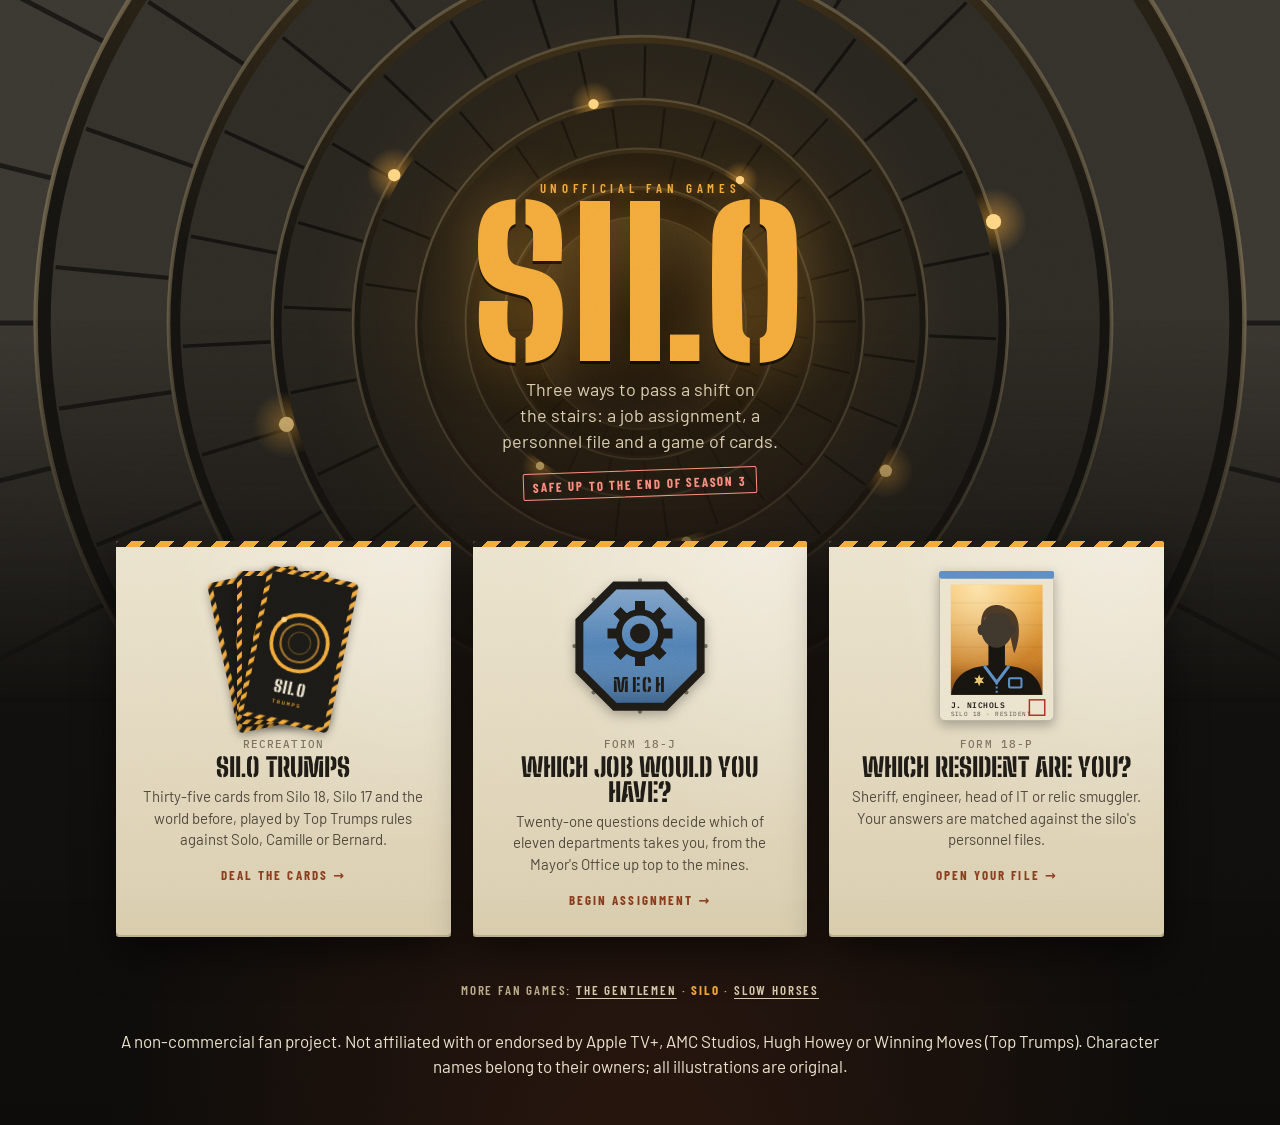
<file: site/index.html>
<!doctype html>
<html lang="en-GB">
<head>
  <meta charset="utf-8">
  <meta name="viewport" content="width=device-width, initial-scale=1, viewport-fit=cover">
  <meta name="theme-color" content="#14130f">
  <meta name="description" content="Unofficial fan games for Silo: a job assignment quiz, a character quiz and a Top Trumps style card game.">
  <title>Silo: Fan Games</title>
  <meta property="og:type" content="website">
  <meta property="og:title" content="Silo: Fan Games">
  <meta property="og:description" content="Unofficial fan games for Silo: a job assignment quiz, a character quiz and a Top Trumps style card game.">
  <meta property="og:url" content="https://radiosilence.github.io/silo/">
  <meta property="og:image" content="https://radiosilence.github.io/silo/og.jpg">
  <meta property="og:image:width" content="1200">
  <meta property="og:image:height" content="630">
  <meta name="twitter:card" content="summary_large_image">
  <link rel="icon" href="data:image/svg+xml,%3Csvg xmlns='http://www.w3.org/2000/svg' viewBox='0 0 64 64'%3E%3Crect width='64' height='64' rx='12' fill='%2314130f'/%3E%3Cg fill='none' stroke='%23f2a93b'%3E%3Ccircle cx='32' cy='32' r='23' stroke-width='5'/%3E%3Ccircle cx='32' cy='32' r='14.5' stroke-width='3.5' stroke-opacity='.6'/%3E%3Ccircle cx='32' cy='32' r='8' stroke-width='2.5' stroke-opacity='.3'/%3E%3C/g%3E%3Ccircle cx='15.7' cy='15.7' r='3.5' fill='%23ffd583'/%3E%3C/svg%3E">
  <link rel="apple-touch-icon" href="apple-touch-icon.png">
  <link rel="preconnect" href="https://fonts.googleapis.com">
  <link rel="preconnect" href="https://fonts.gstatic.com" crossorigin>
  <link href="https://fonts.googleapis.com/css2?family=Big+Shoulders+Stencil:wght@700;900&family=Barlow+Condensed:wght@500;600;700&family=Barlow:ital,wght@0,400;0,500;0,600;1,400&family=IBM+Plex+Mono:wght@400;500;600&display=swap" rel="stylesheet">
  <link rel="stylesheet" href="shared/theme.css">
  <link rel="stylesheet" href="hub.css">
</head>
<body>
  <div class="stairs hub-art" id="hub-art" aria-hidden="true"></div>
  <main class="hub">
    <header class="hub-head">
      <p class="kicker">Unofficial fan games</p>
      <h1>Silo</h1>
      <p class="tagline">Three ways to pass a shift on the stairs: a job assignment, a personnel file and a game of cards.</p>
      <p class="cutoff">Safe up to the end of season 3</p>
    </header>

    <nav class="tiles" aria-label="Games">
      <a class="tile" href="trumps/" style="--i:0">
        <div class="tile-art" data-art="trumps"></div>
        <div class="tile-text">
          <p class="tile-form">Recreation</p>
          <h2>Silo Trumps</h2>
          <p>Thirty-five cards from Silo 18, Silo 17 and the world before, played by Top Trumps rules against Solo, Camille or Bernard.</p>
          <span class="tile-go">Deal the cards</span>
        </div>
      </a>
      <a class="tile" href="role/" style="--i:1">
        <div class="tile-art" data-art="role"></div>
        <div class="tile-text">
          <p class="tile-form">Form 18-J</p>
          <h2>Which job would you have?</h2>
          <p>Twenty-one questions decide which of eleven departments takes you, from the Mayor's Office up top to the mines.</p>
          <span class="tile-go">Begin assignment</span>
        </div>
      </a>
      <a class="tile" href="character/" style="--i:2">
        <div class="tile-art" data-art="character"></div>
        <div class="tile-text">
          <p class="tile-form">Form 18-P</p>
          <h2>Which resident are you?</h2>
          <p>Sheriff, engineer, head of IT or relic smuggler. Your answers are matched against the silo's personnel files.</p>
          <span class="tile-go">Open your file</span>
        </div>
      </a>
    </nav>

    <footer class="hub-foot">
      <p class="siblings">More fan games: <a href="https://radiosilence.github.io/gentlemen/">The Gentlemen</a> · <b aria-current="page">Silo</b> · <a href="https://radiosilence.github.io/slowhorses/">Slow Horses</a></p>
      <p class="disclaimer">A non-commercial fan project. Not affiliated with or endorsed by Apple TV+, AMC Studios, Hugh Howey or Winning Moves (Top Trumps). Character names belong to their owners; all illustrations are original.</p>
    </footer>
  </main>
  <script type="module" src="hub.js"></script>
</body>
</html>
</file>
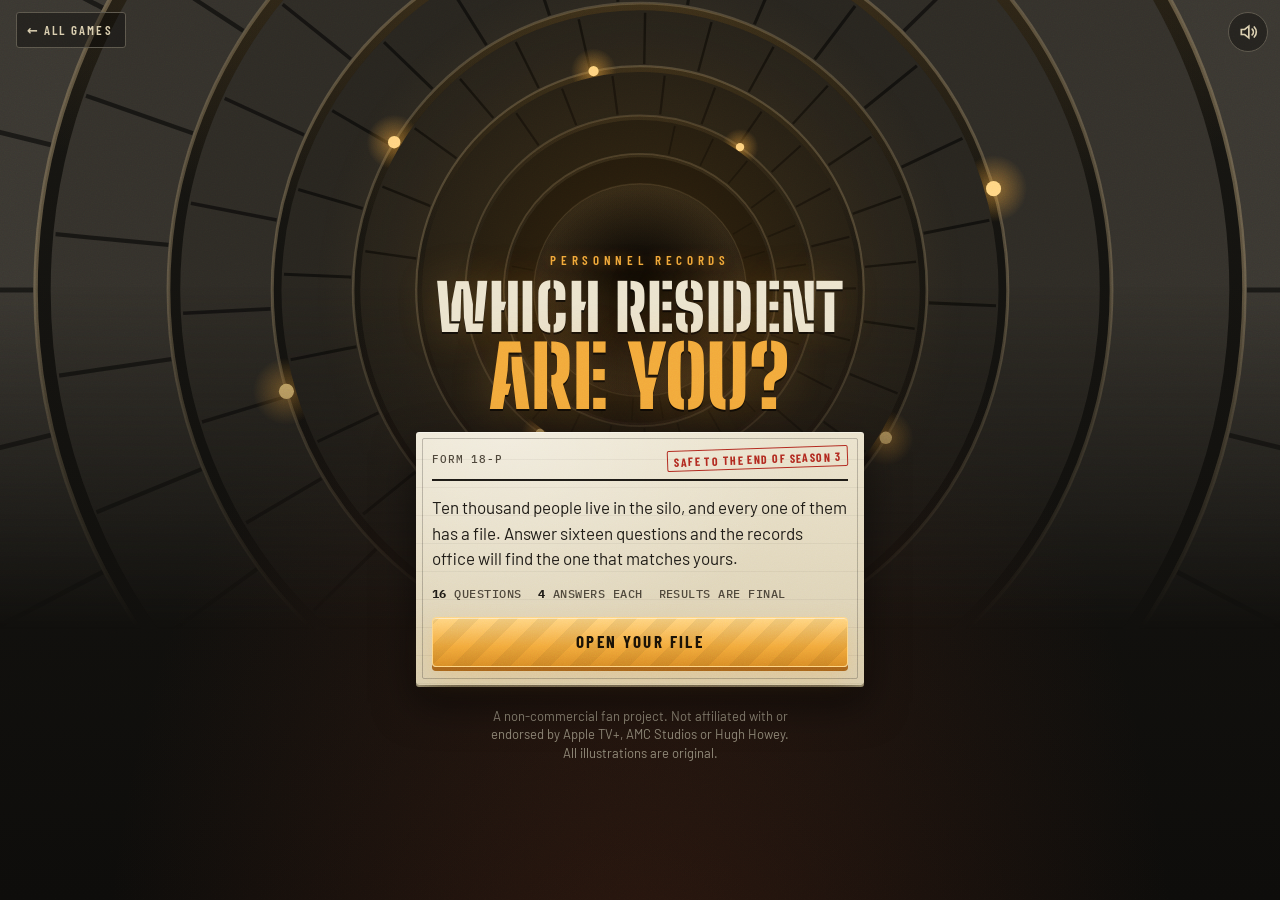
<file: site/character/index.html>
<!doctype html>
<html lang="en-GB">
<head>
  <meta charset="utf-8">
  <meta name="viewport" content="width=device-width, initial-scale=1, viewport-fit=cover">
  <meta name="theme-color" content="#14130f">
  <meta name="description" content="An unofficial fan-made Silo personality quiz. Twelve questions decide which resident of Silo 18 shares your personnel file.">
  <title>Which Silo Resident Are You?</title>
  <meta property="og:type" content="website">
  <meta property="og:title" content="Which Silo resident are you?">
  <meta property="og:description" content="An unofficial fan-made Silo personality quiz. Twelve questions decide which resident of Silo 18 shares your personnel file.">
  <meta property="og:url" content="https://radiosilence.github.io/silo/character/">
  <meta property="og:image" content="https://radiosilence.github.io/silo/character/og.jpg">
  <meta property="og:image:width" content="1200">
  <meta property="og:image:height" content="630">
  <meta name="twitter:card" content="summary_large_image">
  <link rel="icon" href="data:image/svg+xml,%3Csvg xmlns='http://www.w3.org/2000/svg' viewBox='0 0 64 64'%3E%3Crect width='64' height='64' rx='12' fill='%2314130f'/%3E%3Cg fill='none' stroke='%23f2a93b'%3E%3Ccircle cx='32' cy='32' r='23' stroke-width='5'/%3E%3Ccircle cx='32' cy='32' r='14.5' stroke-width='3.5' stroke-opacity='.6'/%3E%3Ccircle cx='32' cy='32' r='8' stroke-width='2.5' stroke-opacity='.3'/%3E%3C/g%3E%3Ccircle cx='15.7' cy='15.7' r='3.5' fill='%23ffd583'/%3E%3C/svg%3E">
  <link rel="apple-touch-icon" href="../apple-touch-icon.png">
  <link rel="preconnect" href="https://fonts.googleapis.com">
  <link rel="preconnect" href="https://fonts.gstatic.com" crossorigin>
  <link href="https://fonts.googleapis.com/css2?family=Big+Shoulders+Stencil:wght@700;900&family=Barlow+Condensed:wght@500;600;700&family=Barlow:ital,wght@0,400;0,500;0,600;1,400&family=IBM+Plex+Mono:wght@400;500;600&display=swap" rel="stylesheet">
  <link rel="stylesheet" href="../shared/theme.css">
  <link rel="stylesheet" href="../shared/quiz.css">
</head>
<body>
  <script type="module">
    import { run } from "../shared/quiz.js";
    import quiz from "./data.js";
    run(quiz);
  </script>
</body>
</html>
</file>
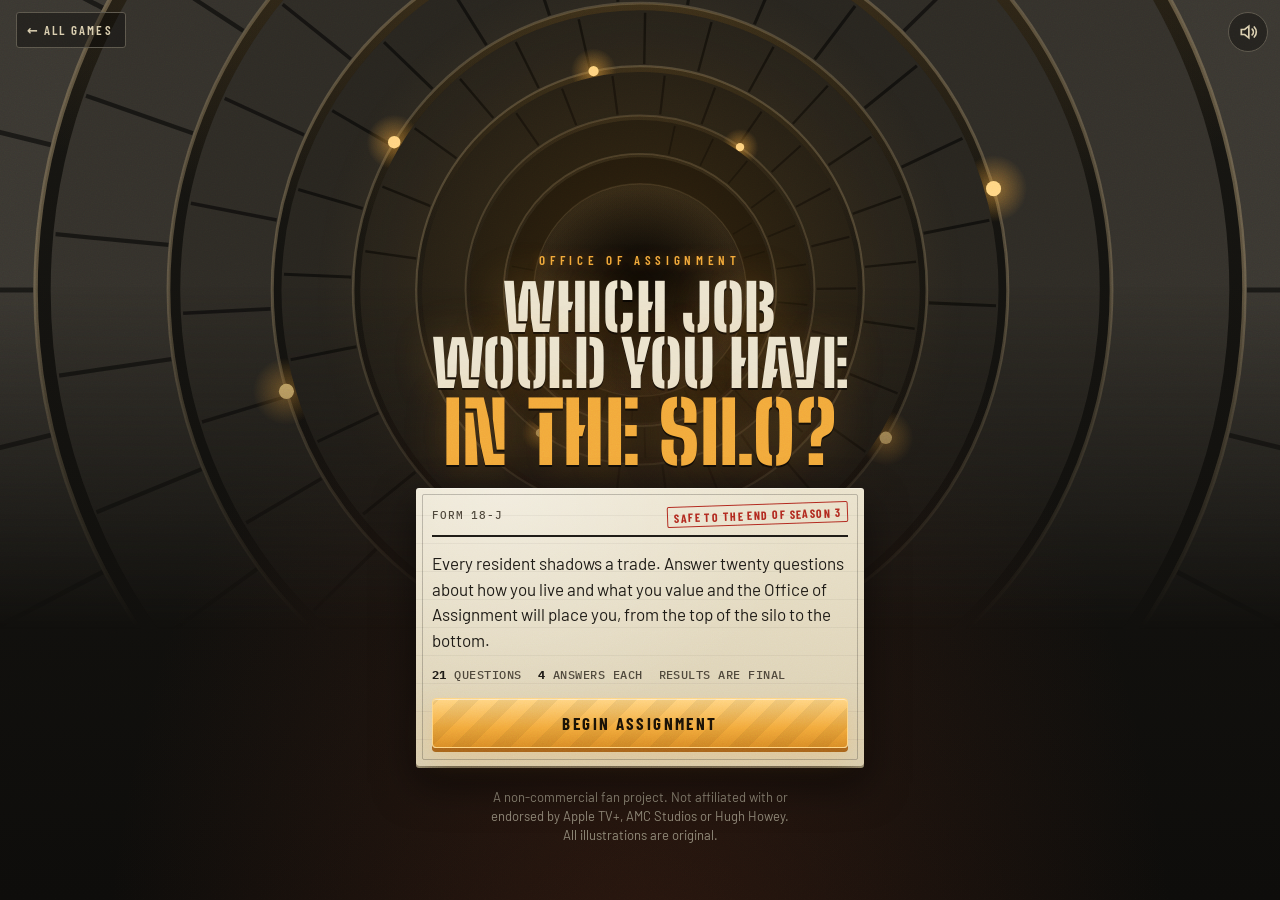
<file: site/role/index.html>
<!doctype html>
<html lang="en-GB">
<head>
  <meta charset="utf-8">
  <meta name="viewport" content="width=device-width, initial-scale=1, viewport-fit=cover">
  <meta name="theme-color" content="#14130f">
  <meta name="description" content="An unofficial fan-made Silo personality quiz. Twenty-one questions decide which of Silo 18's eleven departments takes you.">
  <title>Silo Job Assignment</title>
  <meta property="og:type" content="website">
  <meta property="og:title" content="Which job would you have in the Silo?">
  <meta property="og:description" content="An unofficial fan-made Silo personality quiz. Twenty-one questions decide which of Silo 18's eleven departments takes you.">
  <meta property="og:url" content="https://radiosilence.github.io/silo/role/">
  <meta property="og:image" content="https://radiosilence.github.io/silo/role/og.jpg">
  <meta property="og:image:width" content="1200">
  <meta property="og:image:height" content="630">
  <meta name="twitter:card" content="summary_large_image">
  <link rel="icon" href="data:image/svg+xml,%3Csvg xmlns='http://www.w3.org/2000/svg' viewBox='0 0 64 64'%3E%3Crect width='64' height='64' rx='12' fill='%2314130f'/%3E%3Cg fill='none' stroke='%23f2a93b'%3E%3Ccircle cx='32' cy='32' r='23' stroke-width='5'/%3E%3Ccircle cx='32' cy='32' r='14.5' stroke-width='3.5' stroke-opacity='.6'/%3E%3Ccircle cx='32' cy='32' r='8' stroke-width='2.5' stroke-opacity='.3'/%3E%3C/g%3E%3Ccircle cx='15.7' cy='15.7' r='3.5' fill='%23ffd583'/%3E%3C/svg%3E">
  <link rel="apple-touch-icon" href="../apple-touch-icon.png">
  <link rel="preconnect" href="https://fonts.googleapis.com">
  <link rel="preconnect" href="https://fonts.gstatic.com" crossorigin>
  <link href="https://fonts.googleapis.com/css2?family=Big+Shoulders+Stencil:wght@700;900&family=Barlow+Condensed:wght@500;600;700&family=Barlow:ital,wght@0,400;0,500;0,600;1,400&family=IBM+Plex+Mono:wght@400;500;600&display=swap" rel="stylesheet">
  <link rel="stylesheet" href="../shared/theme.css">
  <link rel="stylesheet" href="../shared/quiz.css">
</head>
<body>
  <script type="module">
    import { run } from "../shared/quiz.js";
    import quiz from "./data.js";
    run(quiz);
  </script>
</body>
</html>
</file>
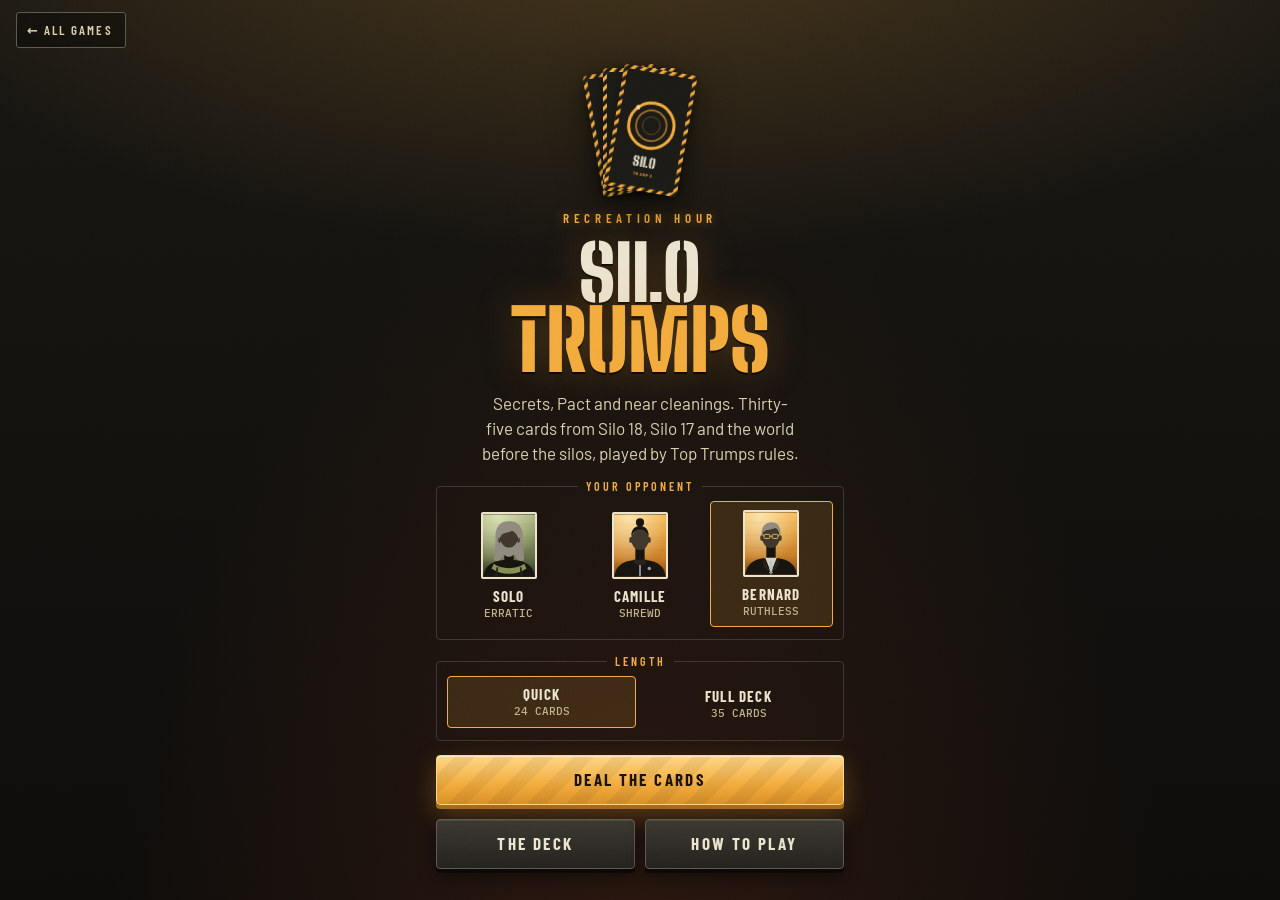
<file: site/trumps/index.html>
<!doctype html>
<html lang="en-GB">
<head>
  <meta charset="utf-8">
  <meta name="viewport" content="width=device-width, initial-scale=1, viewport-fit=cover">
  <meta name="theme-color" content="#14130f">
  <meta name="description" content="An unofficial fan-made Top Trumps style card game for Silo. Thirty-five residents of the silos and the world before them, played against the computer.">
  <title>Silo Trumps</title>
  <meta property="og:type" content="website">
  <meta property="og:title" content="Silo Trumps">
  <meta property="og:description" content="An unofficial fan-made Top Trumps style card game for Silo. Thirty-five residents of the silos and the world before them, played against the computer.">
  <meta property="og:url" content="https://radiosilence.github.io/silo/trumps/">
  <meta property="og:image" content="https://radiosilence.github.io/silo/trumps/og.jpg">
  <meta property="og:image:width" content="1200">
  <meta property="og:image:height" content="630">
  <meta name="twitter:card" content="summary_large_image">
  <link rel="icon" href="data:image/svg+xml,%3Csvg xmlns='http://www.w3.org/2000/svg' viewBox='0 0 64 64'%3E%3Crect width='64' height='64' rx='12' fill='%2314130f'/%3E%3Cg fill='none' stroke='%23f2a93b'%3E%3Ccircle cx='32' cy='32' r='23' stroke-width='5'/%3E%3Ccircle cx='32' cy='32' r='14.5' stroke-width='3.5' stroke-opacity='.6'/%3E%3Ccircle cx='32' cy='32' r='8' stroke-width='2.5' stroke-opacity='.3'/%3E%3C/g%3E%3Ccircle cx='15.7' cy='15.7' r='3.5' fill='%23ffd583'/%3E%3C/svg%3E">
  <link rel="apple-touch-icon" href="../apple-touch-icon.png">
  <link rel="preconnect" href="https://fonts.googleapis.com">
  <link rel="preconnect" href="https://fonts.gstatic.com" crossorigin>
  <link href="https://fonts.googleapis.com/css2?family=Big+Shoulders+Stencil:wght@700;900&family=Barlow+Condensed:wght@500;600;700&family=Barlow:ital,wght@0,400;0,500;0,600;1,400&family=IBM+Plex+Mono:wght@400;500;600&display=swap" rel="stylesheet">
  <link rel="stylesheet" href="../shared/theme.css">
  <link rel="stylesheet" href="style.css">
</head>
<body>
  <main id="title" class="screen">
    <a class="back" href="../">All games</a>
    <div class="title-inner">
      <div class="crest-wrap" id="title-crest"></div>
      <p class="kicker">Recreation hour</p>
      <h1>Silo <em>Trumps</em></h1>
      <p class="tagline">Secrets, Pact and near cleanings. Thirty-five cards from Silo 18, Silo 17 and the world before the silos, played by Top Trumps rules.</p>

      <fieldset class="choice" id="opponents">
        <legend>Your opponent</legend>
      </fieldset>

      <fieldset class="choice lengths">
        <legend>Length</legend>
        <label><input type="radio" name="length" value="24"><span><b>Quick</b><small>24 cards</small></span></label>
        <label><input type="radio" name="length" value="35"><span><b>Full deck</b><small>35 cards</small></span></label>
      </fieldset>

      <button class="btn primary" id="deal">Deal the cards</button>
      <div class="row">
        <button class="btn" id="open-gallery">The deck</button>
        <button class="btn" id="open-rules">How to play</button>
      </div>

      <p class="disclaimer">A non-commercial fan game. Not affiliated with or endorsed by Apple TV+, AMC Studios, Hugh Howey or Winning Moves (Top Trumps). Character names belong to their owners; the portraits are original illustrations. Stats are ratings out of 100 judged from events on screen. <strong>Safe up to the end of season 3.</strong></p>
    </div>
  </main>

  <section id="game" class="screen" hidden>
    <header class="bar opp">
      <div class="pile" id="pile-cpu"><span class="count" id="count-cpu">0</span></div>
      <div class="who"><b><span id="cpu-name"></span> <i class="lead" id="lead-cpu">Lead</i></b><small id="cpu-sub"></small></div>
      <button class="icon-btn mute" aria-label="Sound"></button>
      <button class="icon-btn" id="quit" aria-label="Leave the table"><svg viewBox="0 0 24 24" fill="none" stroke="currentColor" stroke-width="2.2" stroke-linecap="round"><path d="M6 6l12 12M18 6L6 18"/></svg></button>
    </header>
    <p id="prompt" aria-live="polite"></p>
    <div id="table">
      <div class="pot" id="pot" hidden><div class="pile"></div><span>Pot <b id="count-pot">0</b></span></div>
    </div>
    <footer class="bar you">
      <div class="pile" id="pile-you"><span class="count" id="count-you">0</span></div>
      <div class="who"><b>You <i class="lead" id="lead-you">Lead</i></b><small>Your pile</small></div>
      <div class="score" id="score"></div>
    </footer>
  </section>

  <section id="gallery" class="screen" hidden>
    <header class="gallery-head">
      <button class="btn small" id="close-gallery">← Back</button>
      <h2>The Deck</h2>
      <span></span>
    </header>
    <div class="gallery-grid" id="gallery-grid"></div>
  </section>

  <div id="stage" aria-live="off"></div>

  <dialog id="rules">
    <h2>How to play</h2>
    <ol>
      <li>The deck is shuffled and dealt between you and your opponent. You only ever see the top card of your own pile.</li>
      <li>Whoever holds the lead picks a category from their card. Both cards are compared on it.</li>
      <li>The higher number wins both cards, which go to the bottom of the winner's pile, and the winner takes the lead. Higher always wins, Near Cleanings included.</li>
      <li>A tie sends both cards to the pot. The same player picks again, and the next hand's winner takes the pot as well.</li>
      <li>Take every card to win.</li>
    </ol>
    <dl class="stat-help" id="stat-help"></dl>
    <form method="dialog"><button class="btn primary">Understood</button></form>
  </dialog>

  <dialog id="zoom"><div id="zoom-card"></div><form method="dialog"><button class="btn small" autofocus>Close</button></form></dialog>

  <dialog id="end">
    <div class="seal" id="end-seal"></div>
    <h2 id="end-title"></h2>
    <p id="end-text"></p>
    <div class="row">
      <button class="btn primary" id="again">Deal again</button>
      <button class="btn" id="to-title">Leave the table</button>
    </div>
  </dialog>

  <script type="module" src="game.js"></script>
</body>
</html>
</file>
<file: site/shared/theme.css>
:root {
  --c0: #0d0c0a;
  --c1: #171612;
  --c2: #24221d;
  --c3: #3a3730;
  --c4: #5c574c;
  --sodium: #f2a93b;
  --sodium-hi: #ffd583;
  --sodium-lo: #a8641a;
  --rust: #8a3a1c;
  --rust-hi: #c4592b;
  --paper: #ebe3cd;
  --paper-2: #d9cdae;
  --paper-3: #bfb08c;
  --ink: #1e1b16;
  --ink-2: #4d463a;
  --ink-3: #7a705e;
  --red: #b1291f;
  --crt: #86f2a0;
  --crt-dim: #2f6b42;
  --stencil: "Big Shoulders Stencil", "Arial Narrow", Impact, sans-serif;
  --cond: "Barlow Condensed", "Arial Narrow", sans-serif;
  --body: "Barlow", system-ui, sans-serif;
  --mono: "IBM Plex Mono", ui-monospace, monospace;
  --ease: cubic-bezier(.2, .8, .2, 1);
  --drop: cubic-bezier(.6, 0, .9, .4);
  color-scheme: dark;
}

* { box-sizing: border-box; }
html, body { margin: 0; height: 100%; }
html { background: var(--c0); }
body {
  background:
    radial-gradient(ellipse 90% 55% at 50% -10%, rgba(242, 169, 59, .22), transparent 70%),
    radial-gradient(ellipse at 50% 120%, rgba(138, 58, 28, .25), transparent 60%),
    linear-gradient(var(--c1), var(--c0));
  background-color: var(--c0);
  color: var(--paper);
  font: 400 17px/1.5 var(--body);
  overflow: hidden;
  -webkit-tap-highlight-color: transparent;
  overscroll-behavior: none;
  -webkit-font-smoothing: antialiased;
}
body::before {
  content: "";
  position: fixed;
  inset: 0;
  pointer-events: none;
  z-index: 50;
  opacity: .16;
  mix-blend-mode: overlay;
  background-image: url("data:image/svg+xml,%3Csvg xmlns='http://www.w3.org/2000/svg' width='180' height='180'%3E%3Cfilter id='n'%3E%3CfeTurbulence type='fractalNoise' baseFrequency='.85' numOctaves='3' stitchTiles='stitch'/%3E%3C/filter%3E%3Crect width='100%25' height='100%25' filter='url(%23n)'/%3E%3C/svg%3E");
}

/* ---------- The great stair (title and hub art) ---------- */

.stairs {
  position: absolute;
  inset: 0 0 auto;
  overflow: hidden;
  pointer-events: none;
  -webkit-mask-image: linear-gradient(#000 45%, transparent);
  mask-image: linear-gradient(#000 45%, transparent);
}
/* The rotating layer is a square centred on the stair well, so its corners never show. */
.stair-spin {
  position: absolute;
  left: 50%;
  top: 46%;
  width: max(125vw, 125vh, 760px);
  aspect-ratio: 1;
  translate: -50% -50%;
  will-change: transform;
  animation: spin 160s linear infinite;
}
.stair-spin svg { display: block; width: 100%; height: 100%; }
.stairs::after {
  content: "";
  position: absolute;
  inset: 0;
  background:
    radial-gradient(circle at 50% 46%, #000 0, rgba(0, 0, 0, .6) 6%, transparent 14%),
    radial-gradient(circle at 50% 46%, rgba(242, 169, 59, .16), transparent 45%);
}
@keyframes spin { to { transform: rotate(-360deg); } }
.hidden-page .stair-spin { animation-play-state: paused; }
@media (prefers-reduced-motion: reduce) { .stair-spin { animation: none; } }

[hidden] { display: none !important; }
body:not(.fonts) :is(h1, .notice h2, .second b) { visibility: hidden; }

.screen {
  position: fixed;
  inset: 0;
  display: flex;
  flex-direction: column;
  padding: env(safe-area-inset-top) env(safe-area-inset-right) env(safe-area-inset-bottom) env(safe-area-inset-left);
  overflow-x: hidden;
}

.kicker {
  margin: 0;
  font: 600 13px var(--cond);
  letter-spacing: .36em;
  text-transform: uppercase;
  color: var(--sodium);
  text-shadow: 0 0 12px rgba(242, 169, 59, .5);
}

/* ---------- Controls ---------- */

.btn {
  display: inline-flex;
  align-items: center;
  justify-content: center;
  gap: 10px;
  font: 700 17px/1 var(--cond);
  letter-spacing: .14em;
  text-transform: uppercase;
  color: var(--paper);
  background: linear-gradient(var(--c3), var(--c2));
  border: 1px solid var(--c4);
  border-radius: 4px;
  padding: 15px 18px;
  min-height: 50px;
  cursor: pointer;
  box-shadow: inset 0 1px 0 rgba(255, 255, 255, .08), 0 4px 0 #0a0908, 0 8px 18px rgba(0, 0, 0, .45);
  transition: transform .12s var(--ease), box-shadow .12s, filter .15s;
}
.btn { text-decoration: none; }
.btn.small { font-size: 13px; padding: 10px 12px; min-height: 40px; }
.btn svg { width: 18px; height: 18px; flex: none; }
.btn:hover { filter: brightness(1.15); }
.btn:active { transform: translateY(3px); box-shadow: inset 0 1px 0 rgba(255, 255, 255, .08), 0 1px 0 #0a0908, 0 3px 8px rgba(0, 0, 0, .45); }
.btn:focus-visible, .opt:focus-visible, .icon-btn:focus-visible, .link-btn:focus-visible, .previous:focus-visible { outline: 2px solid var(--sodium-hi); outline-offset: 3px; }
.btn.primary {
  color: #1a1206;
  border-color: var(--sodium-hi);
  background:
    repeating-linear-gradient(-45deg, transparent 0 14px, rgba(0, 0, 0, .06) 14px 28px),
    linear-gradient(var(--sodium-hi), var(--sodium) 60%, #d98c26);
  box-shadow: inset 0 1px 0 rgba(255, 255, 255, .5), 0 4px 0 var(--sodium-lo), 0 10px 26px rgba(242, 169, 59, .25);
}
.btn.primary:active { box-shadow: inset 0 1px 0 rgba(255, 255, 255, .5), 0 1px 0 var(--sodium-lo), 0 4px 10px rgba(242, 169, 59, .2); }
.row { display: flex; gap: 10px; }
.row > * { flex: 1; }

.icon-btn {
  appearance: none;
  flex: none;
  width: 40px;
  height: 40px;
  border-radius: 50%;
  border: 1px solid var(--c4);
  background: rgba(0, 0, 0, .35);
  color: var(--paper-2);
  display: grid;
  place-items: center;
  cursor: pointer;
  transition: color .15s, border-color .15s;
}
.icon-btn:hover { color: var(--sodium-hi); border-color: var(--sodium); }
.icon-btn svg { width: 20px; height: 20px; }
.icon-btn.corner {
  position: absolute;
  top: calc(env(safe-area-inset-top) + 12px);
  right: calc(env(safe-area-inset-right) + 12px);
  z-index: 5;
}
.link-btn {
  appearance: none;
  background: none;
  border: 0;
  padding: 10px 6px;
  font: 600 14px var(--cond);
  letter-spacing: .14em;
  text-transform: uppercase;
  color: var(--paper-3);
  cursor: pointer;
}
.link-btn:disabled { opacity: 0; pointer-events: none; }
.link-btn:hover { color: var(--sodium-hi); }

.toast {
  position: fixed;
  left: 50%;
  bottom: calc(env(safe-area-inset-bottom) + 24px);
  z-index: 60;
  transform: translate(-50%, 20px);
  opacity: 0;
  padding: 12px 18px;
  font: 500 13px var(--mono);
  color: var(--crt);
  background: #050605;
  border: 1px solid var(--crt-dim);
  border-radius: 3px;
  box-shadow: 0 10px 30px rgba(0, 0, 0, .6);
  transition: opacity .25s, transform .25s var(--ease);
  pointer-events: none;
}
.toast.on { opacity: 1; transform: translate(-50%, 0); }

.back {
  position: absolute;
  top: calc(env(safe-area-inset-top) + 12px);
  left: calc(env(safe-area-inset-left) + 16px);
  z-index: 5;
  display: inline-flex;
  align-items: center;
  gap: 6px;
  min-height: 36px;
  padding: 0 12px 0 10px;
  border: 1px solid var(--c4);
  border-radius: 3px;
  background: rgba(0, 0, 0, .35);
  font: 600 13px/1 var(--cond);
  letter-spacing: .16em;
  text-transform: uppercase;
  color: var(--paper-2);
  text-decoration: none;
  transition: color .15s, border-color .15s;
}
.back::before { content: "\2190"; font-family: var(--body); letter-spacing: 0; }
.back:hover { color: var(--sodium-hi); border-color: var(--sodium); }
.back:focus-visible { outline: 2px solid var(--sodium-hi); outline-offset: 3px; }

@media (prefers-reduced-motion: reduce) {
  *, *::before, *::after {
    animation-duration: .001ms !important;
    animation-delay: 0s !important;
    animation-iteration-count: 1 !important;
    transition-duration: .001ms !important;
  }
}
</file>
<file: site/hub.css>
body { height: auto; min-height: 100%; overflow-y: auto; overflow-x: hidden; }

.hub-art { height: min(78vh, 720px); }

.hub {
  position: relative;
  min-height: 100dvh;
  max-width: 1080px;
  margin: 0 auto;
  padding: calc(env(safe-area-inset-top) + 18vh) calc(env(safe-area-inset-right) + 16px) calc(env(safe-area-inset-bottom) + 28px) calc(env(safe-area-inset-left) + 16px);
  display: flex;
  flex-direction: column;
  gap: 30px;
}

.hub-head {
  display: flex;
  flex-direction: column;
  align-items: center;
  gap: 12px;
  text-align: center;
  animation: rise .9s var(--ease) both;
}
.hub-head h1 {
  margin: -4px 0 0;
  font: 900 clamp(110px, 38vw, 200px)/.8 var(--stencil);
  letter-spacing: .02em;
  text-transform: uppercase;
  color: var(--sodium);
  text-shadow: 0 3px 0 rgba(0, 0, 0, .6), 0 0 60px rgba(242, 169, 59, .35);
}
.tagline { margin: 0 auto; max-width: 34ch; font-size: 18px; line-height: 1.45; color: var(--paper-2); text-wrap: balance; }
.cutoff {
  margin: 4px 0 0;
  padding: 5px 9px 4px;
  font: 700 13px var(--cond);
  letter-spacing: .14em;
  text-transform: uppercase;
  color: #ff8b7e;
  border: 1.5px solid currentColor;
  border-radius: 2px;
  transform: rotate(-2deg);
}

.tiles { display: grid; gap: 14px; }
.tile {
  position: relative;
  display: grid;
  grid-template-columns: 92px 1fr;
  gap: 16px;
  align-items: center;
  padding: 16px 14px;
  color: var(--ink);
  text-decoration: none;
  border-radius: 3px;
  background:
    radial-gradient(ellipse at 85% 0%, rgba(255, 255, 255, .35), transparent 55%),
    linear-gradient(var(--paper), var(--paper-2));
  box-shadow: 0 2px 0 var(--paper-3), 0 18px 40px rgba(0, 0, 0, .55);
  animation: rise .6s var(--ease) backwards;
  animation-delay: calc(var(--i) * 90ms + 200ms);
  transition: transform .25s var(--ease), box-shadow .25s;
}
.tile::before {
  content: "";
  position: absolute;
  inset: 0 0 auto;
  height: 6px;
  background: repeating-linear-gradient(-45deg, var(--sodium) 0 10px, var(--ink) 10px 20px);
  border-radius: 3px 3px 0 0;
}
a.tile[href]:hover { transform: translateY(-3px); box-shadow: 0 2px 0 var(--paper-3), 0 26px 50px rgba(0, 0, 0, .6); }
a.tile[href]:focus-visible { outline: 2px solid var(--sodium-hi); outline-offset: 3px; }
@keyframes rise { from { opacity: 0; transform: translateY(18px); } }

.tile-art { height: 112px; display: flex; justify-content: center; align-items: center; }
.tile-art > svg { height: 100%; width: auto; max-width: 100%; filter: drop-shadow(0 4px 6px rgba(0, 0, 0, .3)); }
.fan { position: relative; width: 66px; height: 108px; }
.fan > div {
  position: absolute;
  inset: 0;
  transform: rotate(var(--r));
  transform-origin: 50% 100%;
  filter: drop-shadow(0 3px 5px rgba(0, 0, 0, .35));
}
.fan svg { display: block; width: 100%; }

.tile-form { margin: 0 0 4px; font: 500 11px var(--mono); letter-spacing: .1em; text-transform: uppercase; color: var(--ink-3); }
.tile-text h2 { margin: 0 0 6px; font: 900 26px/.95 var(--stencil); text-transform: uppercase; color: var(--ink); }
.tile-text p:not(.tile-form) { margin: 0 0 10px; font-size: 15px; line-height: 1.45; color: var(--ink-2); }
.tile-go {
  display: inline-block;
  font: 700 13px var(--cond);
  letter-spacing: .16em;
  text-transform: uppercase;
  color: var(--rust);
}
.tile-go::after { content: " \2192"; font-family: var(--body); }

.tile.soon { cursor: default; }
.tile.soon .tile-art, .tile.soon .tile-text p:not(.tile-form) { opacity: .5; filter: grayscale(.6); }
.tile.soon .tile-go {
  padding: 3px 7px 2px;
  color: var(--red);
  border: 1.5px solid currentColor;
  transform: rotate(-3deg);
}
.tile.soon .tile-go::after { content: none; }

.hub-foot { margin-top: auto; text-align: center; display: flex; flex-direction: column; gap: 10px; }
.siblings { margin: 0; font: 600 13px/1.7 var(--cond); letter-spacing: .14em; text-transform: uppercase; color: var(--paper-3); }
.siblings b { color: var(--sodium); }
.siblings a { color: var(--paper-2); text-underline-offset: 3px; }
.siblings a:hover { color: var(--sodium-hi); }

@media (min-width: 760px) {
  .hub { gap: 44px; padding-top: calc(env(safe-area-inset-top) + 20vh); }
  .tiles { grid-template-columns: repeat(3, 1fr); gap: 22px; }
  .tile { grid-template-columns: 1fr; text-align: center; padding: 30px 22px 24px; align-content: start; }
  .tile-art { height: 150px; }
  .fan { width: 92px; height: 150px; }
}
</file>
<file: site/shared/quiz.css>
/* ---------- Title ---------- */

#title { overflow-y: auto; align-items: center; }
.title-art { height: min(70vh, 640px); }

.title-inner {
  position: relative;
  width: 100%;
  max-width: 480px;
  padding: max(25vh, 150px) 16px 28px;
  display: flex;
  flex-direction: column;
  gap: 18px;
  text-align: center;
  animation: rise .9s var(--ease) both;
}
@keyframes rise { from { opacity: 0; transform: translateY(24px); } }
h1 {
  margin: -6px 0 0;
  font: 900 clamp(40px, 11.5vw, 64px)/.88 var(--stencil);
  letter-spacing: .01em;
  text-transform: uppercase;
  color: var(--paper);
  text-shadow: 0 2px 0 rgba(0, 0, 0, .6), 0 0 40px rgba(242, 169, 59, .25);
}
h1 em { font-style: normal; color: var(--sodium); display: block; font-size: 1.32em; margin-top: .04em; }

.form {
  position: relative;
  text-align: left;
  color: var(--ink);
  background:
    linear-gradient(transparent 0 95%, rgba(30, 27, 22, .05) 95%) 0 0 / 100% 28px,
    radial-gradient(ellipse at 20% 0%, rgba(255, 255, 255, .35), transparent 60%),
    linear-gradient(var(--paper), var(--paper-2));
  border-radius: 3px;
  padding: 16px 16px 18px;
  display: flex;
  flex-direction: column;
  gap: 14px;
  box-shadow: 0 1px 0 rgba(255, 255, 255, .4) inset, 0 18px 40px rgba(0, 0, 0, .55), 0 2px 0 var(--paper-3);
}
.form::before {
  content: "";
  position: absolute;
  inset: 6px;
  border: 1px solid rgba(30, 27, 22, .25);
  border-radius: 2px;
  pointer-events: none;
}
.form-head {
  display: flex;
  justify-content: space-between;
  align-items: center;
  gap: 8px;
  flex-wrap: wrap;
  font: 500 11px var(--mono);
  letter-spacing: .08em;
  text-transform: uppercase;
  color: var(--ink-2);
  padding-bottom: 10px;
  border-bottom: 2px solid var(--ink);
}
.cutoff {
  font: 700 12px var(--cond);
  letter-spacing: .12em;
  color: var(--red);
  border: 1.5px solid currentColor;
  padding: 3px 6px 2px;
  border-radius: 2px;
  transform: rotate(-2deg);
}
#intro { margin: 0; font-size: 17px; line-height: 1.5; color: var(--ink); }
.form-meta {
  list-style: none;
  margin: 0;
  padding: 0;
  display: flex;
  gap: 6px 16px;
  flex-wrap: wrap;
  font: 500 12px var(--mono);
  text-transform: uppercase;
  letter-spacing: .04em;
  color: var(--ink-2);
}
.form-meta b { color: var(--ink); }
.form .btn { margin-top: 2px; }
.previous {
  align-self: center;
  font: 500 12px var(--mono);
  text-transform: uppercase;
  letter-spacing: .04em;
  color: var(--ink-2);
  text-decoration: none;
  border-bottom: 1px dashed var(--ink-3);
}
.previous b { color: var(--ink); }

.disclaimer {
  margin: 4px auto 0;
  max-width: 44ch;
  font-size: 13px;
  line-height: 1.45;
  color: var(--c4);
  color: #8d8676;
}

/* ---------- Quiz ---------- */

#quiz { overflow: hidden; }
.shaft {
  position: absolute;
  inset: 0;
  pointer-events: none;
  overflow: hidden;
  /* The stairwell tile is 960px wide and centred; fading the sides into the shaft walls keeps
     its seams out of sight on wide screens. */
  -webkit-mask-image: linear-gradient(90deg, transparent calc(50% - 470px), #000 calc(50% - 300px), #000 calc(50% + 300px), transparent calc(50% + 470px));
  mask-image: linear-gradient(90deg, transparent calc(50% - 470px), #000 calc(50% - 300px), #000 calc(50% + 300px), transparent calc(50% + 470px));
}
.shaft .treads {
  position: absolute;
  inset: 0 0 auto;
  height: calc(100% + 440px);
  opacity: .55;
  will-change: transform;
  transition: transform 1.1s cubic-bezier(.45, 0, .2, 1);
}
.shaft .treads svg { display: block; }
.shaft::after {
  content: "";
  position: absolute;
  inset: 0;
  background: radial-gradient(ellipse 70% 60% at 50% 45%, rgba(13, 12, 10, .2), rgba(13, 12, 10, .85));
}

.qbar {
  position: relative;
  z-index: 3;
  display: flex;
  align-items: center;
  gap: 12px;
  width: 100%;
  max-width: 640px;
  margin: 0 auto;
  padding: 12px 16px 8px;
}
.depth {
  display: flex;
  flex-direction: column;
  align-items: flex-start;
  line-height: 1;
  min-width: 64px;
  padding: 6px 8px;
  background: #050605;
  border: 1px solid #1f2a22;
  border-radius: 3px;
  box-shadow: inset 0 0 12px rgba(134, 242, 160, .08);
}
.depth-label { font: 500 9px var(--mono); letter-spacing: .2em; text-transform: uppercase; color: var(--crt-dim); }
.depth-num { font: 600 22px var(--mono); color: var(--crt); text-shadow: 0 0 8px rgba(134, 242, 160, .6); }
.gauge { --p: 0; flex: 1; display: flex; flex-direction: column; gap: 6px; min-width: 0; }
.gauge-ticks { display: flex; gap: 3px; }
.gauge-ticks i {
  flex: 1;
  height: 6px;
  border-radius: 1px;
  background: var(--c3);
  transition: background .4s, box-shadow .4s;
}
.gauge-ticks i.done { background: var(--sodium-lo); }
.gauge-ticks i.now { background: var(--sodium); box-shadow: 0 0 10px rgba(242, 169, 59, .7); }
.q-num { font: 500 11px var(--mono); letter-spacing: .14em; color: var(--paper-3); }

.deck {
  position: relative;
  z-index: 2;
  flex: 1;
  display: grid;
  width: 100%;
  max-width: 640px;
  margin: 0 auto;
  padding: 8px 16px 0;
  overflow-y: auto;
  overflow-x: hidden;
}
.qcard {
  grid-area: 1 / 1;
  align-self: start;
  position: relative;
  margin-bottom: 16px;
  color: var(--ink);
  background:
    radial-gradient(ellipse at 85% 0%, rgba(255, 255, 255, .35), transparent 55%),
    radial-gradient(circle at 12% 88%, rgba(138, 58, 28, .1), transparent 30%),
    linear-gradient(var(--paper), var(--paper-2));
  border-radius: 3px;
  padding: 16px 14px 14px;
  box-shadow: 0 2px 0 var(--paper-3), 0 22px 44px rgba(0, 0, 0, .6);
}
.qcard.entering { animation: card-in .55s var(--ease) both; }
.qcard.leaving { animation: card-out .34s cubic-bezier(.55, 0, .8, .3) both; }
@keyframes card-in { from { opacity: 0; transform: translateY(120px) rotate(1deg) scale(.97); } }
@keyframes card-out { to { opacity: 0; transform: translateY(-160px) rotate(-1.5deg) scale(.96); } }
.qcard header {
  display: flex;
  justify-content: space-between;
  gap: 10px;
  font: 500 11px var(--mono);
  letter-spacing: .1em;
  text-transform: uppercase;
  color: var(--ink-2);
  padding-bottom: 10px;
  border-bottom: 2px solid var(--ink);
}
.q-loc { text-align: right; color: var(--rust); }
.qcard h2 {
  margin: 14px 2px 16px;
  font: 500 clamp(19px, 5.2vw, 22px)/1.38 var(--body);
  color: var(--ink);
  text-wrap: pretty;
}
.options { display: flex; flex-direction: column; gap: 8px; }
.opt {
  appearance: none;
  display: grid;
  grid-template-columns: 26px 18px 1fr;
  align-items: start;
  gap: 10px;
  width: 100%;
  text-align: left;
  padding: 12px 12px;
  font: 400 16px/1.4 var(--body);
  color: var(--ink);
  background: rgba(255, 255, 255, .28);
  border: 1px solid rgba(30, 27, 22, .22);
  border-radius: 3px;
  cursor: pointer;
  transition: background .15s, border-color .15s, transform .15s var(--ease);
}
@media (hover: hover) { .opt:hover { background: rgba(255, 255, 255, .5); border-color: rgba(30, 27, 22, .45); } }
.opt:active { transform: scale(.99); }
.opt .box {
  width: 24px;
  height: 24px;
  border: 2px solid var(--ink);
  border-radius: 2px;
  background: rgba(255, 255, 255, .4);
  display: grid;
  place-items: center;
}
.opt .box svg { width: 26px; height: 26px; overflow: visible; }
.opt .box path {
  fill: none;
  stroke: var(--red);
  stroke-width: 3.6;
  stroke-linecap: round;
  stroke-linejoin: round;
  stroke-dasharray: 30;
  stroke-dashoffset: 30;
}
.opt[aria-checked="true"] .box path { stroke-dashoffset: 0; transition: stroke-dashoffset .28s ease-out; }
.opt .letter { font: 600 15px/24px var(--mono); color: var(--ink-3); }
.opt .txt { padding-top: 1px; }
.opt.picked { background: rgba(255, 255, 255, .62); border-color: var(--ink); }
.opt[aria-checked="true"] .letter { color: var(--red); }

.qfoot {
  position: relative;
  z-index: 3;
  display: flex;
  justify-content: center;
  padding: 4px 16px 10px;
}

.processing {
  position: absolute;
  inset: 0;
  z-index: 10;
  display: grid;
  place-items: center;
  padding: 16px;
  background: rgba(8, 8, 7, .82);
  animation: fade .3s both;
}
@keyframes fade { from { opacity: 0; } }
.crt {
  width: min(100%, 380px);
  padding: 20px 18px;
  background: radial-gradient(ellipse at center, #0c1a10, #040705);
  border: 10px solid #1d1c19;
  border-radius: 18px;
  box-shadow: inset 0 0 40px rgba(134, 242, 160, .12), 0 0 0 1px #33302a, 0 20px 50px rgba(0, 0, 0, .7);
  font: 500 14px/1.6 var(--mono);
  color: var(--crt);
  text-shadow: 0 0 6px rgba(134, 242, 160, .7);
  position: relative;
  overflow: hidden;
}
.crt::after {
  content: "";
  position: absolute;
  inset: 0;
  background: repeating-linear-gradient(transparent 0 2px, rgba(0, 0, 0, .25) 2px 3px);
  pointer-events: none;
}
.crt p { margin: 0; white-space: nowrap; overflow: hidden; animation: type .4s steps(28) both; }
.crt .l2 { animation-delay: .35s; }
.crt .l3 { animation-delay: .75s; }
@keyframes type { from { clip-path: inset(0 100% 0 0); } to { clip-path: inset(0 0 0 0); } }
.cursor { display: inline-block; width: .6em; height: 1em; margin-left: 4px; vertical-align: -2px; background: var(--crt); animation: blink .8s steps(1) infinite; }
@keyframes blink { 50% { opacity: 0; } }

/* ---------- Result ---------- */

#result { overflow-y: auto; align-items: center; }
.result-inner {
  width: 100%;
  max-width: 600px;
  padding: 60px 16px 28px;
  display: flex;
  flex-direction: column;
  gap: 16px;
}
.shared-note {
  margin: 0;
  text-align: center;
  font: 600 13px var(--cond);
  letter-spacing: .2em;
  text-transform: uppercase;
  color: var(--sodium);
}
.notice {
  position: relative;
  color: var(--ink);
  background:
    radial-gradient(ellipse at 90% 0%, rgba(255, 255, 255, .35), transparent 50%),
    radial-gradient(circle at 8% 30%, rgba(138, 58, 28, .08), transparent 22%),
    linear-gradient(var(--paper), var(--paper-2));
  border-radius: 3px;
  box-shadow: 0 2px 0 var(--paper-3), 0 26px 60px rgba(0, 0, 0, .65);
  overflow: hidden;
}
.notice::before {
  content: "";
  position: absolute;
  inset: 0 0 auto;
  height: 10px;
  background: repeating-linear-gradient(-45deg, var(--dept) 0 12px, var(--ink) 12px 24px);
}
#result.in .notice { animation: notice-in .8s var(--ease) both; }
@keyframes notice-in { from { opacity: 0; transform: translateY(40px) scale(.98); } }
.notice-head {
  display: flex;
  justify-content: space-between;
  gap: 10px;
  margin: 22px 18px 0;
  padding-bottom: 10px;
  border-bottom: 2px solid var(--ink);
  font: 500 11px var(--mono);
  letter-spacing: .08em;
  text-transform: uppercase;
  color: var(--ink-2);
}
.notice-hero {
  position: relative;
  text-align: center;
  padding: 22px 18px 18px;
}
.illustration {
  width: 132px;
  height: 132px;
  margin: 0 auto 10px;
  filter: drop-shadow(0 6px 10px rgba(0, 0, 0, .25));
}
.illustration svg { width: 100%; height: 100%; display: block; }
[data-quiz="residents"] .illustration { width: 140px; height: 182px; transform: rotate(-2deg); }
[data-quiz="residents"] .second .mini { width: 52px; height: 68px; }
#result.in .illustration { animation: insignia-in .9s var(--ease) both .2s; }
@keyframes insignia-in { from { opacity: 0; transform: scale(.85) rotate(-8deg); } }
.assign-to { margin: 0; font: 500 12px var(--mono); letter-spacing: .14em; text-transform: uppercase; color: var(--ink-2); }
.notice h2 {
  margin: 4px 0 6px;
  font: 900 clamp(46px, 13vw, 68px)/.9 var(--stencil);
  text-transform: uppercase;
  letter-spacing: .01em;
  color: var(--ink);
}
.badge {
  display: inline-block;
  margin: 0;
  padding: 4px 10px 3px;
  font: 700 14px var(--cond);
  letter-spacing: .18em;
  text-transform: uppercase;
  color: var(--dept-ink);
  background: var(--dept);
  border-radius: 2px;
}
.tagline { margin: 12px auto 0; max-width: 34ch; font: italic 400 17px/1.45 var(--body); color: var(--ink-2); text-wrap: balance; }

.stamp {
  position: absolute;
  top: 92px;
  right: 4px;
  width: 120px;
  pointer-events: none;
  opacity: 0;
  mix-blend-mode: multiply;
}
.stamp svg { width: 100%; display: block; }
#result.in .stamp { animation: stamp .42s cubic-bezier(.5, 0, .9, .6) both .85s; }
@keyframes stamp {
  0% { opacity: 0; transform: scale(2.6) rotate(-4deg); }
  70% { opacity: .92; transform: scale(.94) rotate(-13deg); }
  100% { opacity: .9; transform: scale(1) rotate(-12deg); }
}
#result.in .notice-hero { animation: thud .3s ease-out both 1.2s; }
@keyframes thud { 30% { transform: translateY(2px); } }

.block {
  margin: 0 18px;
  padding: 18px 0;
  border-top: 1px dashed rgba(30, 27, 22, .35);
}
.block h3 {
  margin: 0 0 12px;
  font: 700 13px var(--cond);
  letter-spacing: .22em;
  text-transform: uppercase;
  color: var(--rust);
}
.life p { margin: 0 0 12px; font-size: 17px; line-height: 1.6; text-wrap: pretty; }
.life p:last-child { margin-bottom: 0; }
.pact blockquote {
  margin: 0;
  padding: 14px 16px;
  background: rgba(30, 27, 22, .06);
  border-left: 4px solid var(--ink);
  font: 500 15px/1.6 var(--mono);
  color: var(--ink);
}

.radar-wrap { max-width: 320px; margin: 0 auto; }
.radar { width: 100%; display: block; overflow: visible; }
.radar .grid { fill: none; stroke: rgba(30, 27, 22, .22); stroke-width: 1; }
.radar .grid:last-of-type { stroke: rgba(30, 27, 22, .5); }
.radar .spoke { stroke: rgba(30, 27, 22, .22); stroke-dasharray: 2 3; }
.radar .shape {
  fill: color-mix(in srgb, var(--dept) 45%, transparent);
  stroke: var(--ink);
  stroke-width: 2;
  stroke-linejoin: round;
  transform-origin: 150px 138px;
}
#result.in .radar .shape { animation: grow 1s var(--ease) both 1.3s; }
@keyframes grow { from { transform: scale(0); opacity: 0; } }
.radar .dot { fill: var(--ink); }
#result.in .radar .dot { animation: fade .3s both; animation-delay: calc(1.9s + var(--d) * .07s); }
.radar text { font: 600 12px var(--cond); letter-spacing: .14em; text-transform: uppercase; fill: var(--ink-2); }
.radar .val { font: 600 14px var(--mono); letter-spacing: 0; fill: var(--ink); }

.axes { list-style: none; margin: 14px 0 0; padding: 0; display: grid; gap: 8px; font-size: 15px; line-height: 1.45; color: var(--ink-2); }
.axes b { font: 700 13px var(--cond); letter-spacing: .14em; text-transform: uppercase; color: var(--ink); margin-right: 4px; }

.people { list-style: none; margin: 0; padding: 0; display: grid; gap: 10px; }
.people li { display: grid; gap: 1px; padding-left: 14px; border-left: 3px solid var(--dept); }
.people b { font: 700 18px var(--cond); letter-spacing: .04em; }
.people span { font-size: 15px; color: var(--ink-2); line-height: 1.4; }

.second {
  display: flex;
  align-items: center;
  gap: 14px;
  padding-bottom: 22px;
}
.second .mini { width: 64px; height: 64px; flex: none; }
.second .mini svg { width: 100%; height: 100%; }
.second div:last-child { display: flex; flex-direction: column; gap: 2px; }
.second small { font: 500 11px var(--mono); letter-spacing: .08em; text-transform: uppercase; color: var(--ink-2); }
.second b { font: 900 28px/1 var(--stencil); text-transform: uppercase; }
.second span { font: 600 13px var(--cond); letter-spacing: .14em; text-transform: uppercase; color: var(--ink-3); }

.actions { display: flex; flex-direction: column; gap: 10px; }
#result.in .actions { animation: rise .6s var(--ease) both 1.4s; }
#result .disclaimer { text-align: center; }


/* ---------- Larger screens ---------- */

@media (min-width: 720px) {
  .title-inner { padding-top: max(28vh, 200px); }
  .qbar { padding-top: 24px; }
  .deck { padding-top: 24px; }
  .qcard { padding: 22px 24px 20px; }
  .qcard h2 { font-size: 23px; margin: 18px 0 20px; }
  .options { display: grid; grid-template-columns: 1fr 1fr; gap: 10px; }
  .notice-head, .block { margin-left: 32px; margin-right: 32px; }
  .notice-hero { padding: 30px 32px 24px; }
  .stamp { width: 150px; right: 40px; top: 70px; }
  .actions { flex-direction: row; }
  .actions .btn { white-space: nowrap; padding-left: 14px; padding-right: 14px; }
  .actions > .btn { flex: 1.3; }
  .actions .row { flex: 2; }
}
@media (min-height: 760px) and (min-width: 720px) {
  .deck { align-content: center; padding-bottom: 6vh; }
}
</file>
<file: site/trumps/style.css>
:root { --win: #3f7d4a; --lose: #a33a2c; }
body { overflow: hidden; overscroll-behavior: none; }

/* ---------- Title ---------- */

#title { overflow-y: auto; align-items: center; }
.title-inner {
  width: 100%;
  max-width: 440px;
  padding: 64px 16px 32px;
  display: flex;
  flex-direction: column;
  gap: 14px;
  text-align: center;
}
.crest-wrap {
  width: 120px;
  height: 128px;
  margin: 4px auto 0;
  display: flex;
  justify-content: center;
  filter: drop-shadow(0 10px 18px rgba(0, 0, 0, .5));
  animation: float 6s ease-in-out infinite;
}
.fan { position: relative; width: 74px; height: 122px; }
.fan > div { position: absolute; inset: 0; transform: rotate(var(--r)); transform-origin: 50% 100%; filter: drop-shadow(0 3px 5px rgba(0, 0, 0, .4)); }
.fan svg { display: block; width: 100%; }
h1 { margin: 0; font: 900 clamp(54px, 16vw, 76px)/.86 var(--stencil); text-transform: uppercase; color: var(--paper); text-shadow: 0 2px 0 rgba(0, 0, 0, .6), 0 0 40px rgba(242, 169, 59, .25); }
h1 em { font-style: normal; color: var(--sodium); display: block; font-size: 1.1em; }
@keyframes float { 50% { transform: translateY(-5px) rotate(-1.5deg); } }
.tagline { margin: 0 auto; max-width: 34ch; font-size: 17px; line-height: 1.45; color: var(--paper-2); text-wrap: balance; }

.choice {
  border: 1px solid var(--c3);
  border-radius: 4px;
  margin: 0;
  padding: 10px;
  display: grid;
  grid-template-columns: repeat(3, 1fr);
  gap: 8px;
}
.choice.lengths { grid-template-columns: 1fr 1fr; }
.choice legend {
  padding: 0 8px;
  font: 600 12px var(--cond);
  letter-spacing: .25em;
  text-transform: uppercase;
  color: var(--sodium);
}
.choice label { cursor: pointer; }
.choice input { position: absolute; opacity: 0; pointer-events: none; }
.choice label > span {
  display: flex;
  flex-direction: column;
  align-items: center;
  gap: 2px;
  height: 100%;
  padding: 8px 4px;
  border-radius: 8px;
  border: 1px solid transparent;
  transition: background .2s, border-color .2s, transform .2s var(--ease);
}
.choice label:hover > span { background: rgba(255, 255, 255, .04); }
.choice input:checked + span {
  background: rgba(242, 169, 59, .14);
  border-color: var(--sodium);
  transform: translateY(-2px);
}
.choice input:focus-visible + span { outline: 2px solid var(--sodium-hi); }
.choice b { font: 700 15px var(--cond); letter-spacing: .08em; text-transform: uppercase; color: var(--paper); }
.choice small { font: 500 11px var(--mono); text-transform: uppercase; color: var(--paper-3); line-height: 1.2; }
.choice .mini { width: 56px; height: 67px; margin-bottom: 6px; border: 2px solid var(--paper); border-radius: 2px; overflow: hidden; }
.choice .mini svg { width: 100%; height: 100%; display: block; }
.choice label > span { border-radius: 4px; }


/* ---------- Game ---------- */

.bar {
  display: flex;
  align-items: center;
  gap: 12px;
  padding: 10px 16px;
  min-height: 76px;
  position: relative;
  z-index: 2;
}
.bar.opp { background: linear-gradient(rgba(0, 0, 0, .35), transparent); }
.bar.you { background: linear-gradient(transparent, rgba(0, 0, 0, .35)); }
.who { display: flex; flex-direction: column; flex: 1; min-width: 0; }
.who b { font: 700 16px var(--cond); letter-spacing: .1em; text-transform: uppercase; white-space: nowrap; overflow: hidden; text-overflow: ellipsis; }
.who small { font: 500 11px var(--mono); text-transform: uppercase; letter-spacing: .06em; color: var(--paper-3); }
.lead {
  display: inline-block;
  vertical-align: 2px;
  margin-left: 6px;
  padding: 3px 7px;
  border-radius: 2px;
  font: 700 10px/1 var(--cond);
  font-style: normal;
  letter-spacing: .15em;
  text-transform: uppercase;
  color: var(--ink);
  background: linear-gradient(var(--sodium-hi), var(--sodium));
  opacity: 0;
  transform: scale(.6);
  transition: opacity .3s, transform .3s var(--ease);
}
.lead.on { opacity: 1; transform: none; }
.score { font: 500 12px var(--mono); letter-spacing: .1em; color: var(--sodium); text-transform: uppercase; }

.pile {
  position: relative;
  width: 36px;
  height: 60px;
  flex: none;
  border-radius: 3px;
  background: var(--back) center/cover;
  box-shadow: 1px 1px 0 #0d0c0a, 2px 2px 0 var(--sodium-lo), 3px 3px 0 #0d0c0a, 4px 4px 0 var(--sodium-lo), 6px 8px 12px rgba(0, 0, 0, .5);
  transition: transform .25s var(--ease);
}
.pile.empty { background: none; box-shadow: inset 0 0 0 1px rgba(242, 169, 59, .3); }
.pile.bump { animation: bump .35s var(--ease); }
@keyframes bump { 40% { transform: scale(1.15) rotate(-3deg); } }
.pile .count {
  position: absolute;
  right: -10px;
  bottom: -8px;
  min-width: 24px;
  height: 24px;
  padding: 0 6px;
  border-radius: 2px;
  background: #050605;
  border: 1px solid var(--crt-dim);
  font: 600 13px/22px var(--mono);
  text-align: center;
  color: var(--crt);
}

#prompt {
  margin: 0;
  min-height: 34px;
  padding: 4px 16px;
  text-align: center;
  font-size: 17px;
  color: var(--paper-2);
  position: relative;
  z-index: 2;
  transition: opacity .25s;
}
#prompt b { font: 700 16px var(--cond); letter-spacing: .08em; text-transform: uppercase; color: var(--sodium-hi); }
#prompt .tap { display: block; font: 600 12px var(--cond); letter-spacing: .25em; color: var(--paper-3); text-transform: uppercase; font-style: normal; animation: pulse 1.6s ease-in-out infinite; }
@keyframes pulse { 50% { opacity: .35; } }

#table { flex: 1; position: relative; }
.pot {
  position: absolute;
  left: 50%;
  top: 50%;
  transform: translate(-50%, -50%);
  display: flex;
  flex-direction: column;
  align-items: center;
  gap: 10px;
  font: 600 12px var(--cond);
  letter-spacing: .2em;
  text-transform: uppercase;
  color: var(--sodium);
  z-index: 0;
}
.pot .pile { transform: rotate(-8deg); }

/* ---------- Cards ---------- */

#stage { position: fixed; inset: 0; pointer-events: none; z-index: 5; }
#stage .card { pointer-events: auto; }

.card {
  position: absolute;
  left: 0;
  top: 0;
  width: 300px;
  height: 500px;
  transform-origin: 0 0;
  perspective: 1400px;
  transition: transform var(--dur, .7s) var(--ease);
}
.card-inner {
  position: absolute;
  inset: 0;
  transform-style: preserve-3d;
  transition: transform .75s cubic-bezier(.3, 1.3, .5, 1);
}
.card.down .card-inner { transform: rotateY(180deg); }
.face {
  position: absolute;
  inset: 0;
  border-radius: 14px;
  backface-visibility: hidden;
  -webkit-backface-visibility: hidden;
  overflow: hidden;
  box-shadow: 0 2px 0 rgba(0, 0, 0, .3), 0 18px 40px rgba(0, 0, 0, .6);
}
.face.back { transform: rotateY(180deg); background: #1b1a16; }
/* WebKit does not always honour backface-visibility, so swap faces at the flip's midpoint too. */
.face.front { transition: visibility 0s .18s; }
.card.down .face.front { visibility: hidden; }
.face.back { visibility: hidden; transition: visibility 0s .18s; }
.card.down .face.back { visibility: visible; }
.face.back svg { display: block; width: 100%; height: 100%; }

.face.front {
  background:
    radial-gradient(ellipse at 85% 0%, rgba(255, 255, 255, .4), transparent 55%),
    linear-gradient(var(--paper), var(--paper-2));
  color: var(--ink);
  padding: 10px;
  display: flex;
  flex-direction: column;
}
.face.front::after {
  content: "";
  position: absolute;
  inset: 0 0 auto;
  height: 8px;
  background: repeating-linear-gradient(-45deg, var(--faction) 0 10px, var(--ink) 10px 20px);
  pointer-events: none;
}
.face.front::before {
  content: "";
  position: absolute;
  inset: 0;
  pointer-events: none;
  background: linear-gradient(115deg, transparent 30%, rgba(255, 255, 255, .5) 45%, transparent 60%);
  background-size: 250% 100%;
  background-position: 120% 0;
  z-index: 3;
  mix-blend-mode: soft-light;
}
.card.shine .face.front::before { animation: shine 1.1s ease-out; }
@keyframes shine { to { background-position: -60% 0; } }

.card-head {
  position: relative;
  margin: 8px 0 0;
  padding: 2px 0 8px 50px;
  border-bottom: 2px solid var(--ink);
  min-height: 52px;
}
.card-no {
  position: absolute;
  left: 0;
  top: 4px;
  width: 40px;
  height: 40px;
  display: grid;
  place-items: center;
  font: 600 16px var(--mono);
  color: var(--ink);
  background: var(--faction);
  border: 2px solid var(--ink);
  border-radius: 2px;
}
.card-head h3 {
  margin: 0;
  font: 900 23px/1 var(--stencil);
  text-transform: uppercase;
  color: var(--ink);
  white-space: nowrap;
  overflow: hidden;
  text-overflow: ellipsis;
}
.card-head p { margin: 3px 0 0; font: 500 10.5px/1.1 var(--mono); letter-spacing: .04em; text-transform: uppercase; color: var(--rust); }
.card-series {
  position: absolute;
  right: 0;
  top: -1px;
  font: 500 8.5px var(--mono);
  letter-spacing: .08em;
  text-transform: uppercase;
  color: var(--ink-3);
}
.card-head:has(.card-series) h3 { padding-right: 0; margin-top: 10px; }

.portrait {
  height: 128px;
  display: flex;
  justify-content: center;
  padding: 8px 0 4px;
}
.portrait svg { height: 100%; width: auto; border: 2px solid var(--ink); border-radius: 2px; }

.blurb {
  margin: 0 4px;
  height: 48px;
  font: 400 12.5px/1.27 var(--body);
  text-align: center;
  color: var(--ink-2);
  display: flex;
  align-items: center;
  justify-content: center;
  text-wrap: balance;
}

.stats { list-style: none; margin: 4px 0 0; padding: 0; display: flex; flex-direction: column; gap: 2px; }
.stat {
  position: relative;
  display: flex;
  align-items: center;
  width: 100%;
  height: 28px;
  padding: 0 10px;
  border: 0;
  border-radius: 2px;
  background: rgba(30, 27, 22, .06);
  color: var(--ink);
  cursor: default;
  overflow: hidden;
  transition: background .25s, color .25s, transform .25s var(--ease), box-shadow .25s;
}
.stat::before {
  content: "";
  position: absolute;
  left: 0;
  bottom: 0;
  height: 3px;
  width: calc(var(--v) * 1%);
  background: var(--faction);
  box-shadow: 0 -1px 0 rgba(30, 27, 22, .25);
}
.stat span { font: 700 14px var(--cond); letter-spacing: .12em; text-transform: uppercase; flex: 1; text-align: left; }
.stat b { font: 600 17px var(--mono); }
.card.choosing .stat { cursor: pointer; background: rgba(242, 169, 59, .2); }
.card.choosing .stat:hover, .card.choosing .stat:focus-visible {
  background: var(--ink);
  color: var(--sodium-hi);
  transform: translateX(3px);
  outline: none;
}
.card.choosing .stats { animation: invite 2.4s ease-in-out infinite; }
@keyframes invite { 50% { filter: drop-shadow(0 0 6px rgba(242, 169, 59, .6)); } }
.stat.picked { background: var(--ink); color: var(--sodium-hi); transform: scale(1.03); box-shadow: 0 4px 10px rgba(0, 0, 0, .3); }
.stat.won { background: var(--win); color: #fff; }
.stat.lost { background: var(--lose); color: #fff; }
.stat.drew { background: var(--sodium-lo); color: #fff; }

.card-foot {
  margin-top: auto;
  padding: 4px 0 0;
  text-align: center;
  font: 500 8px var(--mono);
  letter-spacing: .14em;
  color: var(--ink-3);
  text-transform: uppercase;
}

.stamp {
  position: absolute;
  right: 14px;
  top: 150px;
  padding: 10px 14px 8px;
  border: 4px double currentColor;
  border-radius: 4px;
  font: 900 34px/1 var(--stencil);
  letter-spacing: .06em;
  text-transform: uppercase;
  color: #b1291f;
  background: rgba(235, 227, 205, .55);
  transform: rotate(-14deg) scale(0);
  opacity: 0;
  z-index: 4;
  pointer-events: none;
  mix-blend-mode: multiply;
}
.stamp.gold { color: #8a5a10; }
.stamp.show { animation: stamp .45s cubic-bezier(.2, 1.6, .4, 1) forwards; }
@keyframes stamp {
  from { transform: rotate(-30deg) scale(2.4); opacity: 0; }
  to { transform: rotate(-14deg) scale(1); opacity: .92; }
}

/* ---------- Gallery ---------- */

#gallery { overflow-y: auto; }
.gallery-head {
  position: sticky;
  top: 0;
  z-index: 2;
  display: grid;
  grid-template-columns: 1fr auto 1fr;
  align-items: center;
  padding: 12px 16px;
  background: linear-gradient(var(--c1) 70%, transparent);
}
.gallery-head h2 { margin: 0; font: 900 30px var(--stencil); color: var(--sodium); letter-spacing: .04em; text-transform: uppercase; }
.gallery-head .btn { justify-self: start; }
.gallery-grid {
  display: grid;
  grid-template-columns: repeat(auto-fill, 150px);
  justify-content: center;
  gap: 14px;
  padding: 4px 16px 32px;
  max-width: 1100px;
  width: 100%;
  margin: 0 auto;
}
.thumb {
  position: relative;
  width: 150px;
  height: 250px;
  cursor: pointer;
  border: 0;
  padding: 0;
  background: none;
  animation: rise .5s var(--ease) backwards;
  animation-delay: calc(var(--i) * 25ms);
}
.thumb .card { transform: scale(.5); transition: none; }
.thumb:hover .card .face { box-shadow: 0 0 0 3px var(--sodium), 0 18px 40px rgba(0, 0, 0, .55); }
.thumb:focus-visible { outline: 2px solid var(--sodium-hi); outline-offset: 4px; border-radius: 8px; }
@keyframes rise { from { opacity: 0; transform: translateY(16px); } }

/* ---------- Dialogs ---------- */

dialog {
  border: 1px solid var(--c4);
  border-radius: 4px;
  background: linear-gradient(var(--c2), var(--c1));
  color: var(--paper);
  padding: 22px 20px 20px;
  max-width: min(440px, calc(100vw - 32px));
  max-height: calc(100dvh - 32px);
  box-shadow: 0 30px 80px rgba(0, 0, 0, .7);
}
dialog::backdrop { background: rgba(5, 5, 4, .75); backdrop-filter: blur(3px); }
dialog[open] { animation: pop .35s var(--ease); }
@keyframes pop { from { opacity: 0; transform: translateY(14px) scale(.96); } }
dialog h2 { margin: 0 0 12px; font: 900 30px/1 var(--stencil); color: var(--sodium); letter-spacing: .02em; text-transform: uppercase; text-align: center; }
#rules ol { padding-left: 20px; margin: 0 0 14px; line-height: 1.45; font-size: 16px; }
#rules li { margin-bottom: 6px; }
.stat-help { display: grid; grid-template-columns: auto 1fr; gap: 6px 12px; margin: 0 0 18px; font-size: 15px; color: var(--paper-2); }
.stat-help dt { font: 700 13px/1.6 var(--cond); color: var(--sodium); letter-spacing: .12em; text-transform: uppercase; }
.stat-help dd { margin: 0; }
dialog form { display: flex; justify-content: center; }
dialog form .btn { width: 100%; }

#zoom { background: transparent; border: 0; box-shadow: none; padding: 0; overflow: visible; }
#zoom-card { position: relative; width: calc(300px * var(--s, 1)); height: calc(500px * var(--s, 1)); margin-bottom: 14px; }
#zoom-card .card { transform: scale(var(--s, 1)); transition: none; }

#end { text-align: center; width: 360px; }
#end p { font-size: 17px; line-height: 1.45; margin: 0 0 18px; color: var(--paper-2); }
.seal {
  width: 104px;
  height: 104px;
  margin: 0 auto 14px;
  border-radius: 50%;
  display: grid;
  place-items: center;
  font: 900 46px var(--stencil);
  color: #b1291f;
  border: 5px double currentColor;
  animation: stamp .6s cubic-bezier(.2, 1.6, .4, 1) .15s backwards;
  transform: rotate(-14deg);
}
.seal.gold { color: var(--sodium); }

@media (prefers-reduced-motion: reduce) {
  .card, .card-inner { transition-duration: .01s !important; }
  .crest-wrap, .card.choosing .stats, #prompt .tap { animation: none; }
}
</file>
